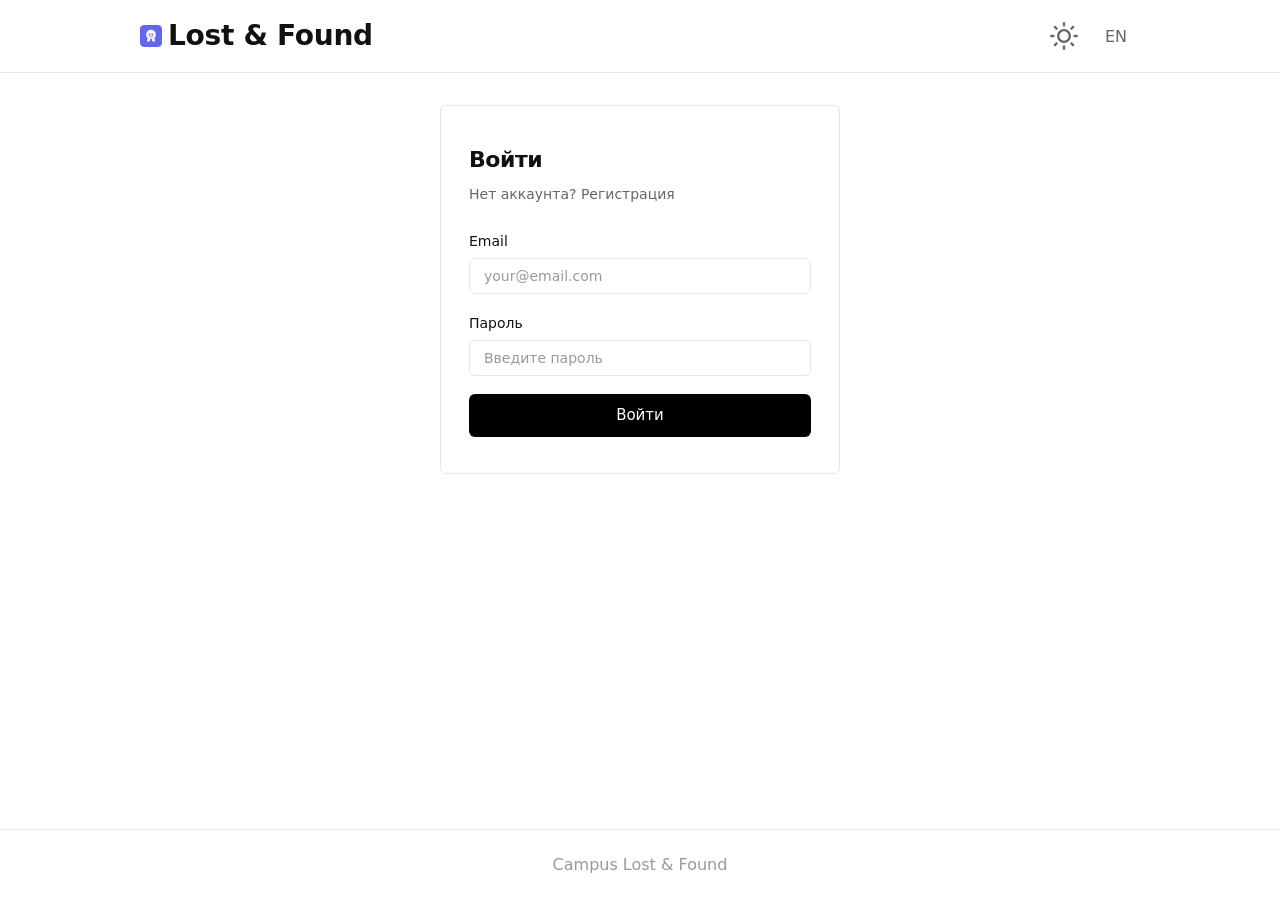
<file: frontend/create.html>
<!DOCTYPE html>
<html lang="ru">
<head>
    <meta charset="UTF-8">
    <meta name="viewport" content="width=device-width, initial-scale=1.0">
    <title data-i18n="create.title">Create Post</title>
    <link rel="icon" type="image/svg+xml" href="favicon.svg">
    <link rel="stylesheet" href="css/style.css">
</head>
<body>
    <header class="header">
        <div class="container">
            <div class="header__inner">
                <a href="index.html" class="logo">
                    <svg class="logo-icon" viewBox="0 0 64 64" fill="none" xmlns="http://www.w3.org/2000/svg">
                        <rect width="64" height="64" rx="12" fill="#6366f1"/>
                        <path d="M32 14C24 14 18 20 18 28c0 4 1.5 7.5 4 10l-2 10h8l2-8h4l2 8h8l-2-10c2.5-2.5 4-6 4-10 0-8-6-14-14-14z" fill="white" opacity="0.95"/>
                        <circle cx="28" cy="27" r="2.5" fill="#6366f1"/>
                        <circle cx="36" cy="27" r="2.5" fill="#6366f1"/>
                        <path d="M27 33 Q32 38 37 33" stroke="#6366f1" stroke-width="2" fill="none" stroke-linecap="round"/>
                    </svg>
                    <span data-i18n="app.title">Lost & Found</span>
                </a>
                <div class="header__actions">
                    <button class="icon-btn" id="themeToggle" title="Toggle theme">
                        <svg class="theme-icon theme-icon-sun" width="28" height="28" viewBox="0 0 24 24" fill="none" stroke="currentColor" stroke-width="2" stroke-linecap="round" stroke-linejoin="round">
                            <circle cx="12" cy="12" r="5"/>
                            <line x1="12" y1="1" x2="12" y2="3"/>
                            <line x1="12" y1="21" x2="12" y2="23"/>
                            <line x1="4.22" y1="4.22" x2="5.64" y2="5.64"/>
                            <line x1="18.36" y1="18.36" x2="19.78" y2="19.78"/>
                            <line x1="1" y1="12" x2="3" y2="12"/>
                            <line x1="21" y1="12" x2="23" y2="12"/>
                            <line x1="4.22" y1="19.78" x2="5.64" y2="18.36"/>
                            <line x1="18.36" y1="5.64" x2="19.78" y2="4.22"/>
                        </svg>
                        <svg class="theme-icon theme-icon-moon" width="28" height="28" viewBox="0 0 24 24" fill="none" stroke="currentColor" stroke-width="2" stroke-linecap="round" stroke-linejoin="round">
                            <path d="M21 12.79A9 9 0 1 1 11.21 3 7 7 0 0 0 21 12.79z"/>
                        </svg>
                    </button>
                    <button class="icon-btn" id="langToggle" title="Switch language">EN</button>
                    <div id="authLinks" style="display:flex;gap:8px;align-items:center;">
                        <a href="login.html" class="btn btn--ghost btn--sm" data-i18n="login">Войти</a>
                        <a href="register.html" class="btn btn--primary btn--sm" data-i18n="register">Регистрация</a>
                    </div>
                    <div id="userLinks" style="display:none;gap:8px;align-items:center;">
                        <a href="create.html" class="btn btn--primary btn--sm" data-i18n="create.post">+ Создать</a>
                        <button class="btn btn--ghost btn--sm" id="logoutBtn" data-i18n="logout">Выйти</button>
                    </div>
                </div>
            </div>
        </div>
    </header>

    <main class="main">
        <div class="container container--narrow">
            <a href="index.html" class="back-link" data-i18n="back">← Назад</a>
            <h1 class="page-title" data-i18n="create.title">Создать объявление</h1>
            
            <form id="createForm" class="form">
                <div class="form__group">
                    <label class="form__label" data-i18n="post.type">Тип объявления</label>
                    <div class="form__radio-group">
                        <label class="form__radio">
                            <input type="radio" name="type" value="lost" required>
                            <span data-i18n="lost.option">Потерял(а)</span>
                        </label>
                        <label class="form__radio">
                            <input type="radio" name="type" value="found">
                            <span data-i18n="found.option">Нашёл(а)</span>
                        </label>
                    </div>
                </div>

                <div class="form__group">
                    <label for="title" class="form__label" data-i18n="post.title.label">Название</label>
                    <input type="text" id="title" name="title" class="form__input" data-i18n-placeholder="post.title.placeholder" placeholder="Например: Синий рюкзак" required maxlength="255">
                </div>

                <div class="form__group">
                    <label class="form__label" data-i18n="category.label">Категория</label>
                    <div class="custom-select" id="categorySelect">
                        <button type="button" class="custom-select__trigger">
                            <span class="custom-select__value" data-i18n="category.placeholder">Выберите категорию</span>
                            <svg class="custom-select__arrow" width="10" height="6" viewBox="0 0 10 6" fill="none" stroke="currentColor" stroke-width="1.5"><path d="M1 1l4 4 4-4"/></svg>
                        </button>
                        <div class="custom-select__dropdown">
                            <div class="custom-select__option" data-value="electronics" data-i18n="cat.electronics">Электроника</div>
                            <div class="custom-select__option" data-value="documents" data-i18n="cat.documents">Документы</div>
                            <div class="custom-select__option" data-value="clothing" data-i18n="cat.clothing">Одежда</div>
                            <div class="custom-select__option" data-value="accessories" data-i18n="cat.accessories">Аксессуары</div>
                            <div class="custom-select__option" data-value="other" data-i18n="cat.other">Другое</div>
                        </div>
                    </div>
                    <input type="hidden" id="category" name="category" required>
                </div>

                <div class="form__group">
                    <label for="location" class="form__label" data-i18n="location.label">Где потеряно/найдено</label>
                    <input type="text" id="location" name="location" class="form__input" data-i18n-placeholder="location.placeholder" placeholder="Например: Корпус A, 3 этаж">
                </div>

                <div class="form__group">
                    <label for="description" class="form__label" data-i18n="description.label">Описание</label>
                    <textarea id="description" name="description" class="form__textarea" rows="5" data-i18n-placeholder="description.placeholder" placeholder="Подробно опишите вещь..." required></textarea>
                </div>

                <div class="form__group">
                    <label for="contact" class="form__label" data-i18n="contact.label">Контакт для связи</label>
                    <input type="text" id="contact" name="contact" class="form__input" data-i18n-placeholder="contact.placeholder" placeholder="Telegram, email или телефон" required maxlength="255">
                </div>

                <div class="form__actions">
                    <button type="submit" class="btn btn--primary btn--lg btn--full-mobile" data-i18n="submit.post">Создать объявление</button>
                    <a href="index.html" class="btn btn--secondary btn--lg btn--full-mobile" data-i18n="cancel">Отмена</a>
                </div>
            </form>

            <div id="successMessage" class="alert alert--success" style="display: none;">
                <p><span data-i18n="success.create">✅ Объявление успешно создано!</span> <a href="index.html" data-i18n="back.to.list">Вернуться к списку</a></p>
            </div>

            <div id="errorMessage" class="alert alert--error" style="display: none;"></div>
        </div>
    </main>

    <footer class="footer">
        <div class="container"><p data-i18n="footer.text">Campus Lost & Found</p></div>
    </footer>

    <script src="js/theme.js"></script>
    <script src="js/i18n.js"></script>
    <script src="js/auth.js"></script>
    <script src="js/api.js"></script>
    <script src="js/app.js"></script>
    <script src="js/create.js"></script>
</body>
</html>
</file>
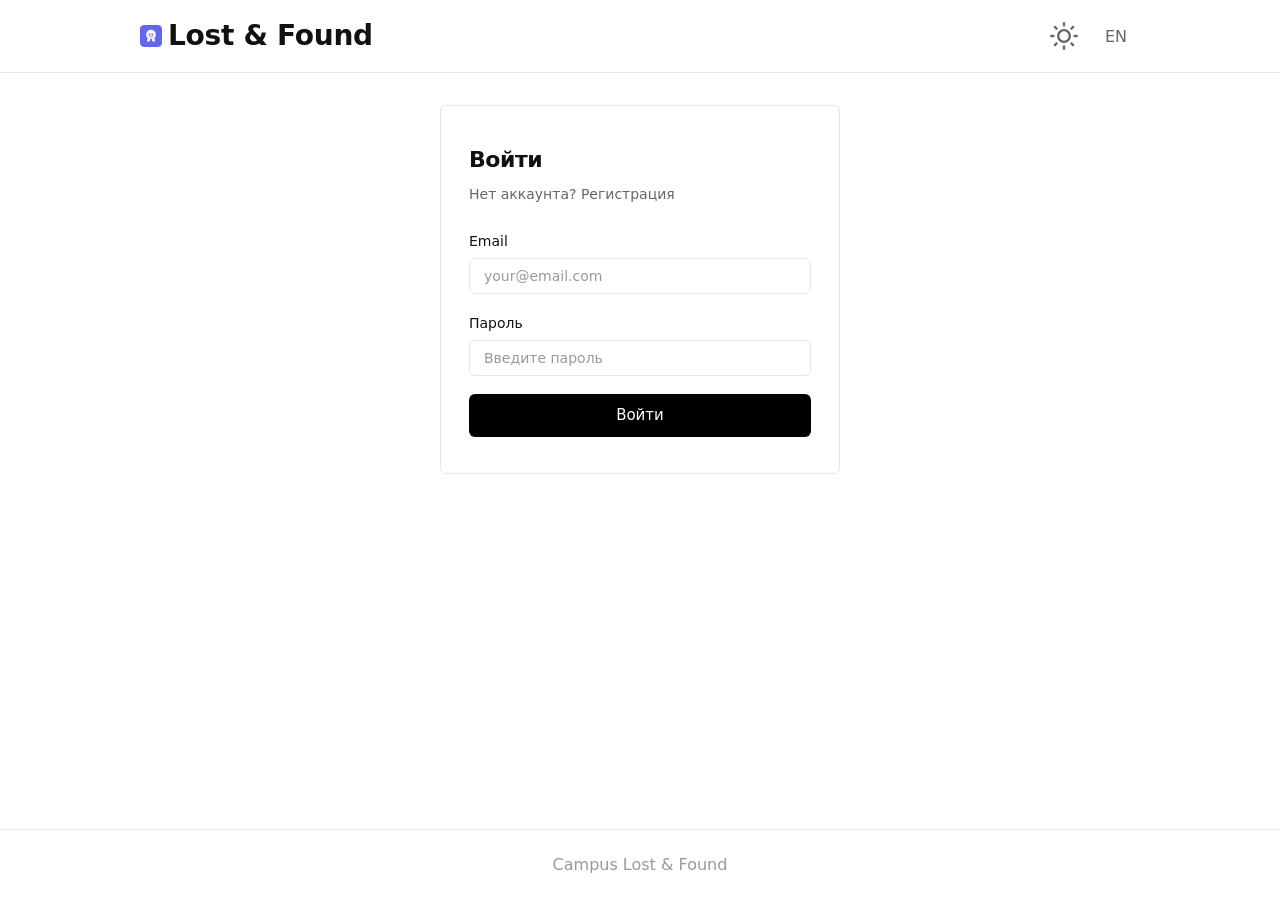
<file: frontend/login.html>
<!DOCTYPE html>
<html lang="ru">
<head>
    <meta charset="UTF-8">
    <meta name="viewport" content="width=device-width, initial-scale=1.0">
    <title data-i18n="login">Sign In</title>
    <link rel="icon" type="image/svg+xml" href="favicon.svg">
    <link rel="stylesheet" href="css/style.css">
</head>
<body>
    <header class="header">
        <div class="container">
            <div class="header__inner">
                <a href="index.html" class="logo">
                    <svg class="logo-icon" viewBox="0 0 64 64" fill="none" xmlns="http://www.w3.org/2000/svg">
                        <rect width="64" height="64" rx="12" fill="#6366f1"/>
                        <path d="M32 14C24 14 18 20 18 28c0 4 1.5 7.5 4 10l-2 10h8l2-8h4l2 8h8l-2-10c2.5-2.5 4-6 4-10 0-8-6-14-14-14z" fill="white" opacity="0.95"/>
                        <circle cx="28" cy="27" r="2.5" fill="#6366f1"/>
                        <circle cx="36" cy="27" r="2.5" fill="#6366f1"/>
                        <path d="M27 33 Q32 38 37 33" stroke="#6366f1" stroke-width="2" fill="none" stroke-linecap="round"/>
                    </svg>
                    <span data-i18n="app.title">Lost & Found</span>
                </a>
                <div class="header__actions">
                    <button class="icon-btn" id="themeToggle" title="Toggle theme">
                        <svg class="theme-icon theme-icon-sun" width="28" height="28" viewBox="0 0 24 24" fill="none" stroke="currentColor" stroke-width="2" stroke-linecap="round" stroke-linejoin="round">
                            <circle cx="12" cy="12" r="5"/>
                            <line x1="12" y1="1" x2="12" y2="3"/>
                            <line x1="12" y1="21" x2="12" y2="23"/>
                            <line x1="4.22" y1="4.22" x2="5.64" y2="5.64"/>
                            <line x1="18.36" y1="18.36" x2="19.78" y2="19.78"/>
                            <line x1="1" y1="12" x2="3" y2="12"/>
                            <line x1="21" y1="12" x2="23" y2="12"/>
                            <line x1="4.22" y1="19.78" x2="5.64" y2="18.36"/>
                            <line x1="18.36" y1="5.64" x2="19.78" y2="4.22"/>
                        </svg>
                        <svg class="theme-icon theme-icon-moon" width="28" height="28" viewBox="0 0 24 24" fill="none" stroke="currentColor" stroke-width="2" stroke-linecap="round" stroke-linejoin="round">
                            <path d="M21 12.79A9 9 0 1 1 11.21 3 7 7 0 0 0 21 12.79z"/>
                        </svg>
                    </button>
                    <button class="icon-btn" id="langToggle" title="Switch language">EN</button>
                </div>
            </div>
        </div>
    </header>

    <main class="main">
        <div class="container container--narrow">
            <div class="auth-card">
                <h1 class="auth-card__title" data-i18n="login">Войти</h1>
                <p class="auth-card__subtitle">
                    <span data-i18n="no.account">Нет аккаунта?</span>
                    <a href="register.html" data-i18n="register">Зарегистрироваться</a>
                </p>

                <form id="loginForm">
                    <div class="form__group">
                        <label for="email" class="form__label" data-i18n="email">Email</label>
                        <input type="email" id="email" name="email" class="form__input" data-i18n-placeholder="email.placeholder" placeholder="your@email.com" required>
                    </div>

                    <div class="form__group">
                        <label for="password" class="form__label" data-i18n="password">Пароль</label>
                        <input type="password" id="password" name="password" class="form__input" data-i18n-placeholder="password.placeholder" placeholder="Введите пароль" required>
                    </div>

                    <button type="submit" class="btn btn--primary btn--lg btn--full" data-i18n="sign.in">Войти</button>
                </form>

                <div id="errorMessage" class="alert alert--error" style="display: none; margin-top: 16px;"></div>
            </div>
        </div>
    </main>

    <footer class="footer">
        <div class="container"><p data-i18n="footer.text">Campus Lost & Found</p></div>
    </footer>

    <script src="js/theme.js"></script>
    <script src="js/i18n.js"></script>
    <script src="js/auth.js"></script>
    <script src="js/api.js"></script>
    <script src="js/app.js"></script>
    <script src="js/login.js"></script>
</body>
</html>
</file>
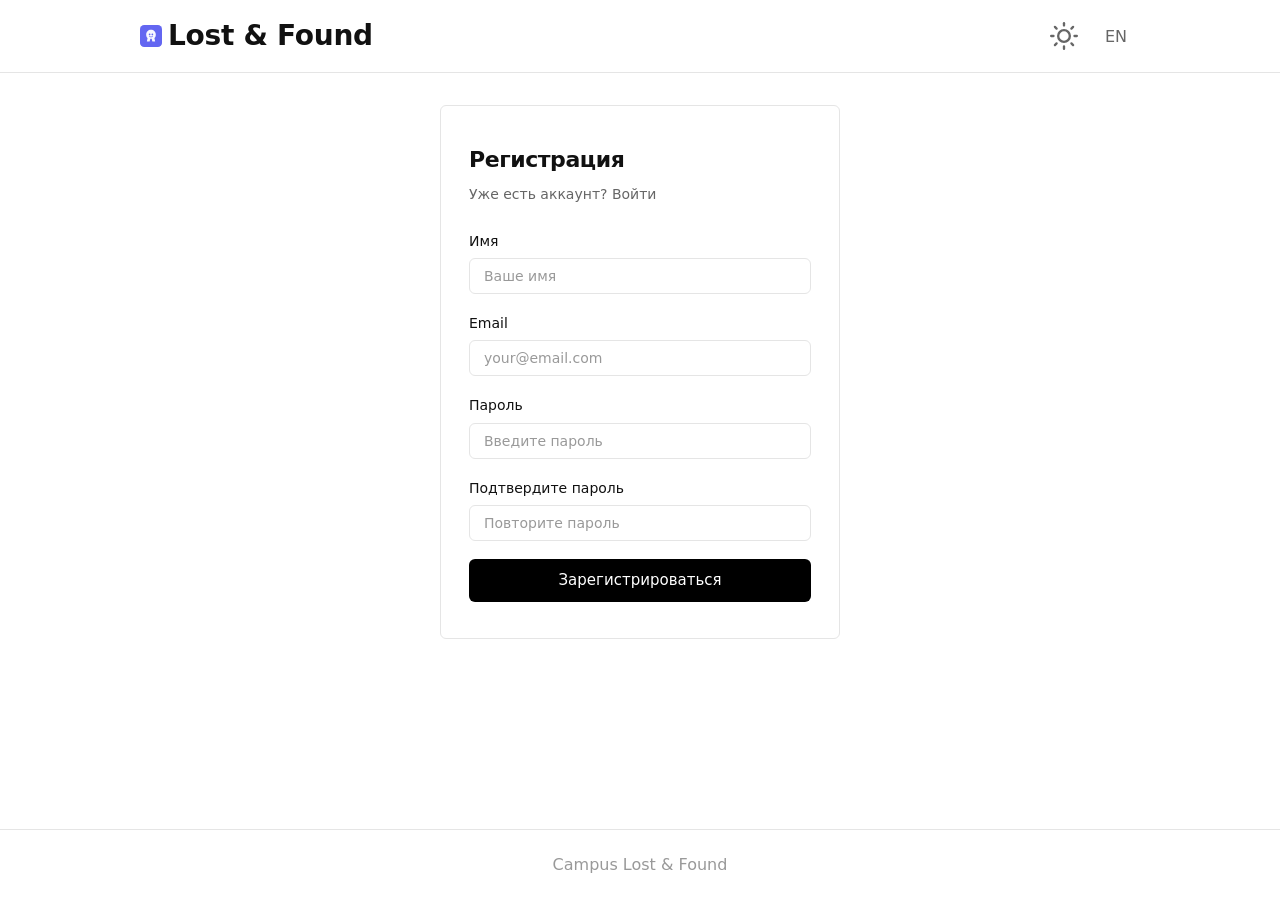
<file: frontend/register.html>
<!DOCTYPE html>
<html lang="ru">
<head>
    <meta charset="UTF-8">
    <meta name="viewport" content="width=device-width, initial-scale=1.0">
    <title data-i18n="register">Sign Up</title>
    <link rel="icon" type="image/svg+xml" href="favicon.svg">
    <link rel="stylesheet" href="css/style.css">
</head>
<body>
    <header class="header">
        <div class="container">
            <div class="header__inner">
                <a href="index.html" class="logo">
                    <svg class="logo-icon" viewBox="0 0 64 64" fill="none" xmlns="http://www.w3.org/2000/svg">
                        <rect width="64" height="64" rx="12" fill="#6366f1"/>
                        <path d="M32 14C24 14 18 20 18 28c0 4 1.5 7.5 4 10l-2 10h8l2-8h4l2 8h8l-2-10c2.5-2.5 4-6 4-10 0-8-6-14-14-14z" fill="white" opacity="0.95"/>
                        <circle cx="28" cy="27" r="2.5" fill="#6366f1"/>
                        <circle cx="36" cy="27" r="2.5" fill="#6366f1"/>
                        <path d="M27 33 Q32 38 37 33" stroke="#6366f1" stroke-width="2" fill="none" stroke-linecap="round"/>
                    </svg>
                    <span data-i18n="app.title">Lost & Found</span>
                </a>
                <div class="header__actions">
                    <button class="icon-btn" id="themeToggle" title="Toggle theme">
                        <svg class="theme-icon theme-icon-sun" width="28" height="28" viewBox="0 0 24 24" fill="none" stroke="currentColor" stroke-width="2" stroke-linecap="round" stroke-linejoin="round">
                            <circle cx="12" cy="12" r="5"/>
                            <line x1="12" y1="1" x2="12" y2="3"/>
                            <line x1="12" y1="21" x2="12" y2="23"/>
                            <line x1="4.22" y1="4.22" x2="5.64" y2="5.64"/>
                            <line x1="18.36" y1="18.36" x2="19.78" y2="19.78"/>
                            <line x1="1" y1="12" x2="3" y2="12"/>
                            <line x1="21" y1="12" x2="23" y2="12"/>
                            <line x1="4.22" y1="19.78" x2="5.64" y2="18.36"/>
                            <line x1="18.36" y1="5.64" x2="19.78" y2="4.22"/>
                        </svg>
                        <svg class="theme-icon theme-icon-moon" width="28" height="28" viewBox="0 0 24 24" fill="none" stroke="currentColor" stroke-width="2" stroke-linecap="round" stroke-linejoin="round">
                            <path d="M21 12.79A9 9 0 1 1 11.21 3 7 7 0 0 0 21 12.79z"/>
                        </svg>
                    </button>
                    <button class="icon-btn" id="langToggle" title="Switch language">EN</button>
                </div>
            </div>
        </div>
    </header>

    <main class="main">
        <div class="container container--narrow">
            <div class="auth-card">
                <h1 class="auth-card__title" data-i18n="register">Регистрация</h1>
                <p class="auth-card__subtitle">
                    <span data-i18n="have.account">Уже есть аккаунт?</span>
                    <a href="login.html" data-i18n="login">Войти</a>
                </p>

                <form id="registerForm">
                    <div class="form__group">
                        <label for="name" class="form__label" data-i18n="name.label">Имя</label>
                        <input type="text" id="name" name="name" class="form__input" data-i18n-placeholder="name.placeholder" placeholder="Ваше имя" required>
                    </div>

                    <div class="form__group">
                        <label for="email" class="form__label" data-i18n="email">Email</label>
                        <input type="email" id="email" name="email" class="form__input" data-i18n-placeholder="email.placeholder" placeholder="your@email.com" required>
                    </div>

                    <div class="form__group">
                        <label for="password" class="form__label" data-i18n="password">Пароль</label>
                        <input type="password" id="password" name="password" class="form__input" data-i18n-placeholder="password.placeholder" placeholder="Минимум 6 символов" required minlength="6">
                    </div>

                    <div class="form__group">
                        <label for="confirmPassword" class="form__label" data-i18n="confirm.password">Подтвердите пароль</label>
                        <input type="password" id="confirmPassword" name="confirmPassword" class="form__input" data-i18n-placeholder="confirm.password.placeholder" placeholder="Повторите пароль" required minlength="6">
                    </div>

                    <button type="submit" class="btn btn--primary btn--lg btn--full" data-i18n="sign.up">Зарегистрироваться</button>
                </form>

                <div id="errorMessage" class="alert alert--error" style="display: none; margin-top: 16px;"></div>
            </div>
        </div>
    </main>

    <footer class="footer">
        <div class="container"><p data-i18n="footer.text">Campus Lost & Found</p></div>
    </footer>

    <script src="js/theme.js"></script>
    <script src="js/i18n.js"></script>
    <script src="js/auth.js"></script>
    <script src="js/api.js"></script>
    <script src="js/app.js"></script>
    <script src="js/register.js"></script>
</body>
</html>
</file>
<file: frontend/css/style.css>
/* ===== CSS Variables & Themes ===== */
:root {
    --bg: #ffffff;
    --bg-secondary: #f7f7f8;
    --text: #111111;
    --text-secondary: #666666;
    --text-tertiary: #999999;
    --border: #e5e5e5;
    --border-light: #f0f0f0;

    --accent: #000000;
    --accent-hover: #333333;
    --accent-text: #ffffff;

    --success: #16a34a;
    --success-bg: #f0fdf4;
    --danger: #dc2626;
    --danger-bg: #fef2f2;

    --lost: #b45309;
    --lost-bg: #fffbeb;
    --found: #15803d;
    --found-bg: #f0fdf4;
    --returned-bg: #f1f5f9;
    --returned: #475569;

    --radius: 6px;

    --transition: 0.15s ease;
}

[data-theme="dark"] {
    --bg: #0a0a0a;
    --bg-secondary: #141414;
    --text: #ededed;
    --text-secondary: #888888;
    --text-tertiary: #555555;
    --border: #222222;
    --border-light: #1a1a1a;

    --accent: #ededed;
    --accent-hover: #cccccc;
    --accent-text: #0a0a0a;

    --success: #4ade80;
    --success-bg: #052e16;
    --danger: #f87171;
    --danger-bg: #450a0a;

    --lost: #fbbf24;
    --lost-bg: #422006;
    --found: #4ade80;
    --found-bg: #052e16;
    --returned-bg: #1e293b;
    --returned: #94a3b8;
}

/* ===== Reset ===== */
*, *::before, *::after { box-sizing: border-box; margin: 0; padding: 0; }

body {
    font-family: -apple-system, BlinkMacSystemFont, 'Segoe UI', system-ui, sans-serif;
    background: var(--bg);
    color: var(--text);
    line-height: 1.6;
    min-height: 100vh;
    display: flex;
    flex-direction: column;
    -webkit-font-smoothing: antialiased;
    transition: background var(--transition), color var(--transition);
    font-size: 18px;
}

a { color: inherit; text-decoration: none; }
a:not(.btn):not(.post-card):not(.logo):hover { text-decoration: underline; }

/* ===== Layout ===== */
.container { width: 100%; max-width: 1040px; margin: 0 auto; padding: 0 20px; }
.container--narrow { max-width: 440px; }
.container--wide { max-width: 800px; }
.main { flex: 1; padding: 32px 0; }

/* ===== Header ===== */
.header {
    border-bottom: 1px solid var(--border);
    position: sticky;
    top: 0;
    z-index: 100;
    background: var(--bg);
    transition: background var(--transition), border-color var(--transition);
}

.header__inner {
    display: flex;
    justify-content: space-between;
    align-items: center;
    height: 72px;
    gap: 12px;
}

.logo {
    font-size: 28px;
    font-weight: 600;
    color: var(--text);
    display: flex;
    align-items: center;
    gap: 6px;
    letter-spacing: -0.01em;
}

.logo-icon { width: 22px; height: 22px; }

.header__actions {
    display: flex;
    align-items: center;
    gap: 4px;
}

/* ===== Buttons ===== */
.btn {
    display: inline-flex;
    align-items: center;
    justify-content: center;
    gap: 6px;
    padding: 8px 16px;
    border: none;
    border-radius: var(--radius);
    font-size: 14px;
    font-weight: 500;
    cursor: pointer;
    text-decoration: none;
    transition: all var(--transition);
    font-family: inherit;
    white-space: nowrap;
    line-height: 1.4;
}

/* Primary = black/dark button */
.btn--primary {
    background: var(--accent);
    color: var(--accent-text);
}
.btn--primary:hover { background: var(--accent-hover); }

/* Secondary = outlined/ghost */
.btn--secondary {
    background: transparent;
    color: var(--text-secondary);
    border: 1px solid var(--border);
}
.btn--secondary:hover { color: var(--text); border-color: var(--text-tertiary); }

.btn--ghost {
    background: transparent;
    color: var(--text-secondary);
    padding: 7px 10px;
}
.btn--ghost:hover { color: var(--text); }

.btn--success { background: var(--success); color: white; }
.btn--success:hover { opacity: 0.85; }

.btn--danger { background: transparent; color: var(--danger); border: 1px solid var(--danger); }
.btn--danger:hover { background: var(--danger); color: white; }

.btn--sm { padding: 6px 12px; font-size: 13px; }
.btn--lg { padding: 11px 22px; font-size: 15px; }
.btn--full { width: 100%; }
.btn:disabled { opacity: 0.4; cursor: not-allowed; }

/* ===== Icon Button ===== */
.icon-btn {
    width: 48px;
    height: 48px;
    display: flex;
    align-items: center;
    justify-content: center;
    border: none;
    border-radius: var(--radius);
    background: transparent;
    color: var(--text-secondary);
    cursor: pointer;
    transition: all var(--transition);
    font-size: 16px;
    font-family: inherit;
}
.icon-btn:hover { color: var(--text); background: var(--bg-secondary); }

.theme-icon {
    width: 28px;
    height: 28px;
    fill: none;
    stroke: currentColor;
}

.theme-icon-moon { display: none; }
.theme-icon-sun { display: block; }
[data-theme="dark"] .theme-icon-moon { display: block; }
[data-theme="dark"] .theme-icon-sun { display: none; }

/* ===== Search ===== */
.search-section { margin-bottom: 32px; }

.page-title {
    font-size: 24px;
    font-weight: 600;
    letter-spacing: -0.02em;
    margin-bottom: 16px;
}

.search-bar { display: flex; gap: 8px; flex-wrap: wrap; }

.search-bar__input {
    flex: 1;
    min-width: 200px;
    padding: 9px 14px;
    border: 1px solid var(--border);
    border-radius: var(--radius);
    font-size: 14px;
    background: var(--bg);
    color: var(--text);
    transition: all var(--transition);
    font-family: inherit;
}
.search-bar__input::placeholder { color: var(--text-tertiary); }
.search-bar__input:hover { border-color: var(--text-tertiary); }
.search-bar__input:focus { outline: none; border-color: var(--text-secondary); }

/* ===== Custom Select ===== */
.custom-select {
    position: relative;
    min-width: 140px;
    z-index: 1;
}

.custom-select.open {
    z-index: 1000;
}

.custom-select__trigger {
    width: 100%;
    display: flex;
    align-items: center;
    justify-content: space-between;
    gap: 8px;
    padding: 9px 14px;
    border: 1px solid var(--border);
    border-radius: var(--radius);
    font-size: 14px;
    background: var(--bg);
    color: var(--text);
    cursor: pointer;
    transition: all var(--transition);
    font-family: inherit;
    text-align: left;
    line-height: 1.4;
}
.custom-select__trigger:hover { border-color: var(--text-tertiary); }

.custom-select.open .custom-select__trigger {
    border-color: var(--text-secondary);
    background-color: var(--bg-secondary);
}

.custom-select__arrow {
    flex-shrink: 0;
    transition: transform var(--transition);
    color: var(--text-tertiary);
}

.custom-select.open .custom-select__arrow {
    transform: rotate(180deg);
}

.custom-select__dropdown {
    position: absolute;
    top: calc(100% + 4px);
    left: 0;
    right: 0;
    background: var(--bg);
    border: 1px solid var(--border);
    border-radius: var(--radius);
    box-shadow: 0 8px 24px rgba(0, 0, 0, 0.12);
    display: none;
    overflow: hidden;
}

.custom-select.open .custom-select__dropdown {
    display: block;
}

.custom-select__option {
    padding: 8px 14px;
    font-size: 14px;
    cursor: pointer;
    transition: background var(--transition);
    color: var(--text);
}

.custom-select__option:hover {
    background: var(--text);
    color: var(--bg);
}

.custom-select__option.selected {
    font-weight: 600;
}

/* ===== Posts Grid ===== */
.posts-grid { display: grid; grid-template-columns: repeat(auto-fill, minmax(320px, 1fr)); gap: 14px; }

/* ===== Post Card ===== */
.post-card {
    background: var(--bg);
    border: 1px solid var(--border);
    border-radius: var(--radius);
    padding: 22px;
    transition: all var(--transition);
    cursor: pointer;
    text-decoration: none;
    color: inherit;
    display: block;
}
.post-card:hover { border-color: var(--text-tertiary); }

.post-card__badges { display: flex; gap: 6px; margin-bottom: 10px; }

.post-card__title {
    font-size: 18px;
    font-weight: 600;
    margin-bottom: 5px;
    letter-spacing: -0.01em;
}

.post-card__description {
    font-size: 17px;
    color: var(--text-secondary);
    display: -webkit-box;
    -webkit-line-clamp: 2;
    -webkit-box-orient: vertical;
    overflow: hidden;
    margin-bottom: 18px;
    line-height: 1.5;
}

.post-card__footer {
    display: flex;
    justify-content: space-between;
    font-size: 16px;
    color: var(--text-tertiary);
    padding-top: 16px;
    border-top: 1px solid var(--border-light);
}

/* ===== Badges ===== */
.badge {
    display: inline-flex;
    align-items: center;
    padding: 3px 10px;
    border-radius: 4px;
    font-size: 15px;
    font-weight: 500;
    text-transform: uppercase;
    letter-spacing: 0.02em;
}

.badge--lost { background: var(--lost-bg); color: var(--lost); }
.badge--found { background: var(--found-bg); color: var(--found); }
.badge--returned { background: var(--returned-bg); color: var(--returned); }

/* ===== Form ===== */
.form {
    background: var(--bg);
    border: 1px solid var(--border);
    padding: 28px;
    border-radius: var(--radius);
}

.form__group { margin-bottom: 18px; }

.form__label {
    display: block;
    font-weight: 500;
    margin-bottom: 6px;
    font-size: 14px;
}

.form__input, .form__select, .form__textarea {
    width: 100%;
    padding: 9px 14px;
    border: 1px solid var(--border);
    border-radius: var(--radius);
    font-size: 14px;
    font-family: inherit;
    background: var(--bg);
    color: var(--text);
    transition: border-color var(--transition);
}
.form__input::placeholder, .form__textarea::placeholder { color: var(--text-tertiary); }
.form__input:focus, .form__select:focus, .form__textarea:focus {
    outline: none;
    border-color: var(--text-secondary);
    background-color: var(--bg-secondary);
}
.form__textarea { resize: vertical; min-height: 100px; font-size: 14px; }

.form__radio-group { display: flex; gap: 8px; }

.form__radio {
    display: flex;
    align-items: center;
    gap: 6px;
    padding: 9px 16px;
    border: 1px solid var(--border);
    border-radius: var(--radius);
    cursor: pointer;
    transition: all var(--transition);
    font-size: 14px;
    color: var(--text-secondary);
}
.form__radio:has(input:checked) {
    border-color: var(--text);
    background: var(--bg-secondary);
    color: var(--text);
}
.form__radio input[type="radio"] { accent-color: var(--text); }

.form__group .custom-select {
    min-width: auto;
    width: 100%;
}

.form__actions { display: flex; gap: 8px; margin-top: 20px; }

/* ===== Post Detail ===== */
.back-link {
    display: inline-flex;
    align-items: center;
    gap: 4px;
    color: var(--text-secondary);
    font-size: 13px;
    margin-bottom: 20px;
}

.post-detail {
    background: var(--bg);
    border: 1px solid var(--border);
    padding: 28px;
    border-radius: var(--radius);
}

.post-detail__header { display: flex; gap: 6px; margin-bottom: 12px; }
.post-detail__title { font-size: 24px; font-weight: 600; letter-spacing: -0.02em; margin-bottom: 18px; }

.post-detail__meta {
    display: flex;
    gap: 16px;
    flex-wrap: wrap;
    margin-bottom: 20px;
    padding-bottom: 16px;
    border-bottom: 1px solid var(--border);
    font-size: 14px;
    color: var(--text-secondary);
}

.meta-item { display: flex; align-items: center; gap: 6px; }
.meta-item__icon { font-size: 15px; }

.post-detail__content { margin-bottom: 20px; }
.post-detail__content h3 { font-size: 15px; font-weight: 600; margin-bottom: 8px; }

.post-detail__description {
    font-size: 15px;
    line-height: 1.7;
    color: var(--text-secondary);
    white-space: pre-wrap;
}

.post-detail__contact {
    background: var(--bg-secondary);
    padding: 14px 18px;
    border-radius: var(--radius);
    margin-bottom: 20px;
}
.post-detail__contact h3 { font-size: 15px; margin-bottom: 4px; font-weight: 600; }
.post-detail__contact-info { font-size: 15px; font-weight: 500; }

.post-detail__actions { display: flex; gap: 8px; flex-wrap: wrap; }

/* ===== Auth ===== */
.auth-card {
    background: var(--bg);
    border: 1px solid var(--border);
    padding: 36px 28px;
    border-radius: var(--radius);
}

.auth-card__title { font-size: 22px; font-weight: 600; margin-bottom: 6px; letter-spacing: -0.02em; }

.auth-card__subtitle { color: var(--text-secondary); font-size: 14px; margin-bottom: 24px; }
.auth-card__subtitle a { font-weight: 500; }
.auth-card__subtitle a:hover { text-decoration: underline; }

/* ===== States ===== */
.empty-state, .loading-state { text-align: center; padding: 70px 25px; }
.empty-state__icon { font-size: 44px; margin-bottom: 15px; opacity: 0.5; }
.empty-state__title { font-size: 20px; margin-bottom: 8px; }
.empty-state__text { color: var(--text-secondary); font-size: 17px; margin-bottom: 20px; }

.spinner {
    width: 24px; height: 24px;
    border: 2px solid var(--border);
    border-top-color: var(--text-tertiary);
    border-radius: 50%;
    animation: spin 0.6s linear infinite;
    margin: 0 auto 12px;
}
@keyframes spin { to { transform: rotate(360deg); } }

.alert { padding: 10px 14px; border-radius: var(--radius); margin-top: 16px; font-size: 13px; }
.alert--success { background: var(--success-bg); color: var(--success); }
.alert--error { background: var(--danger-bg); color: var(--danger); }

/* ===== Admin ===== */
.admin-header { display: flex; justify-content: space-between; align-items: center; margin-bottom: 24px; }
.admin-header__title { font-size: 20px; font-weight: 600; letter-spacing: -0.02em; }

.user-list { display: flex; flex-direction: column; gap: 8px; }

.user-item {
    background: var(--bg);
    border: 1px solid var(--border);
    border-radius: var(--radius);
    padding: 16px 18px;
    display: flex;
    justify-content: space-between;
    align-items: center;
    transition: border-color var(--transition);
}
.user-item:hover { border-color: var(--text-tertiary); }

.user-info { display: flex; flex-direction: column; gap: 2px; }
.user-name { font-weight: 600; font-size: 15px; }
.user-email { font-size: 13px; color: var(--text-secondary); }
.user-meta { font-size: 13px; color: var(--text-tertiary); }
.user-actions { display: flex; align-items: center; gap: 6px; }

.user-posts-list { display: flex; flex-direction: column; gap: 6px; margin-top: 12px; }
.user-posts-list .post-card { padding: 14px; }

.admin-section { margin-bottom: 32px; }
.admin-section__title { font-size: 16px; font-weight: 600; margin-bottom: 14px; }

/* ===== Footer ===== */
.footer { border-top: 1px solid var(--border); padding: 22px 0; text-align: center; color: var(--text-tertiary); font-size: 16px; }

/* ===== Responsive ===== */
@media (max-width: 768px) {
    .container { padding: 0 16px; }
    .main { padding: 24px 0; }
    .page-title { font-size: 22px; }
    .search-bar { flex-direction: column; }
    .search-bar__input { min-width: auto; }
    .custom-select { min-width: auto; width: 100%; }
    .custom-select__dropdown { left: 0; right: 0; }
    .posts-grid { grid-template-columns: 1fr; }
    .form { padding: 24px 20px; }
    .post-detail { padding: 24px 20px; }
    .post-detail__title { font-size: 20px; }
    .auth-card { padding: 28px 20px; }
    .header__inner { height: auto; min-height: 60px; padding: 8px 0; }
    .icon-btn { width: 40px; height: 40px; }
    .theme-icon { width: 22px; height: 22px; }
    .logo { font-size: 14px; }
    .user-item { flex-direction: column; align-items: flex-start; gap: 12px; }
    .user-actions { width: 100%; }
    .form__actions { flex-direction: column; }
    .btn--full-mobile { width: 100%; }
}
</file>
